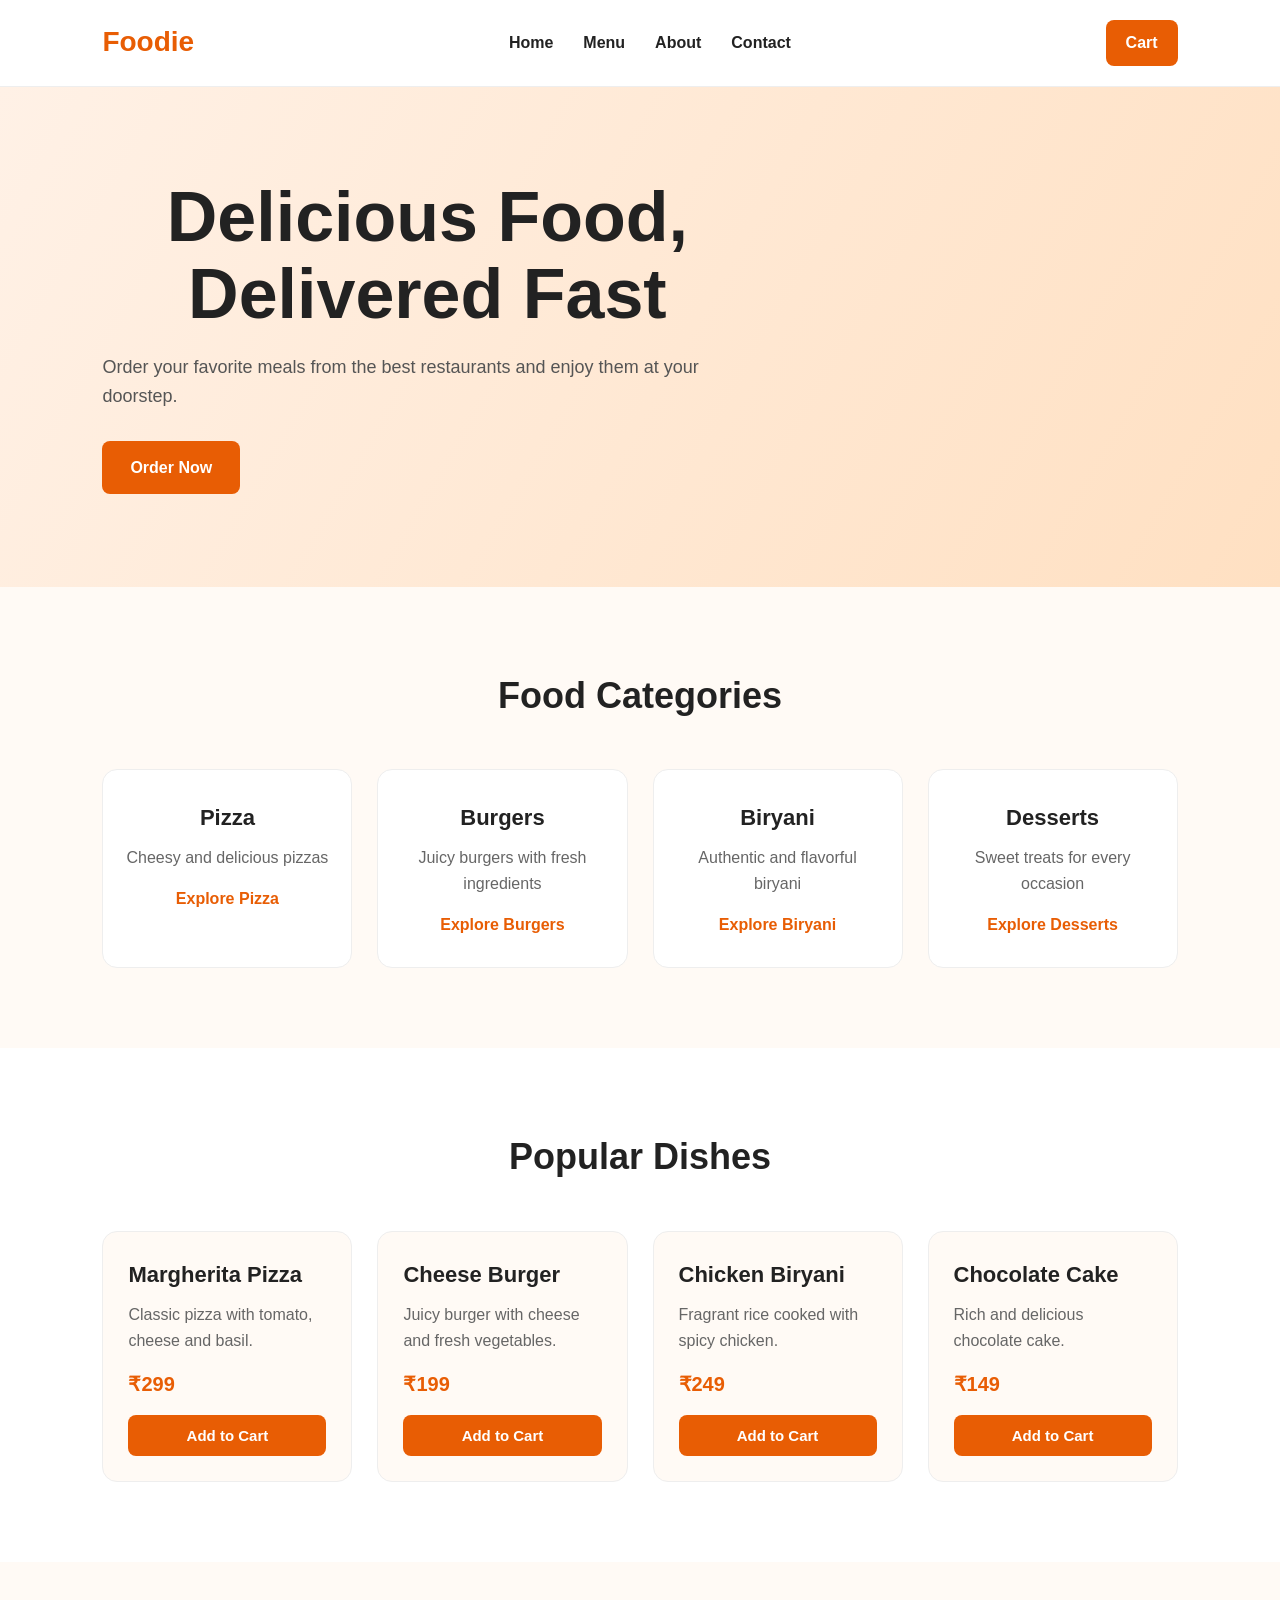
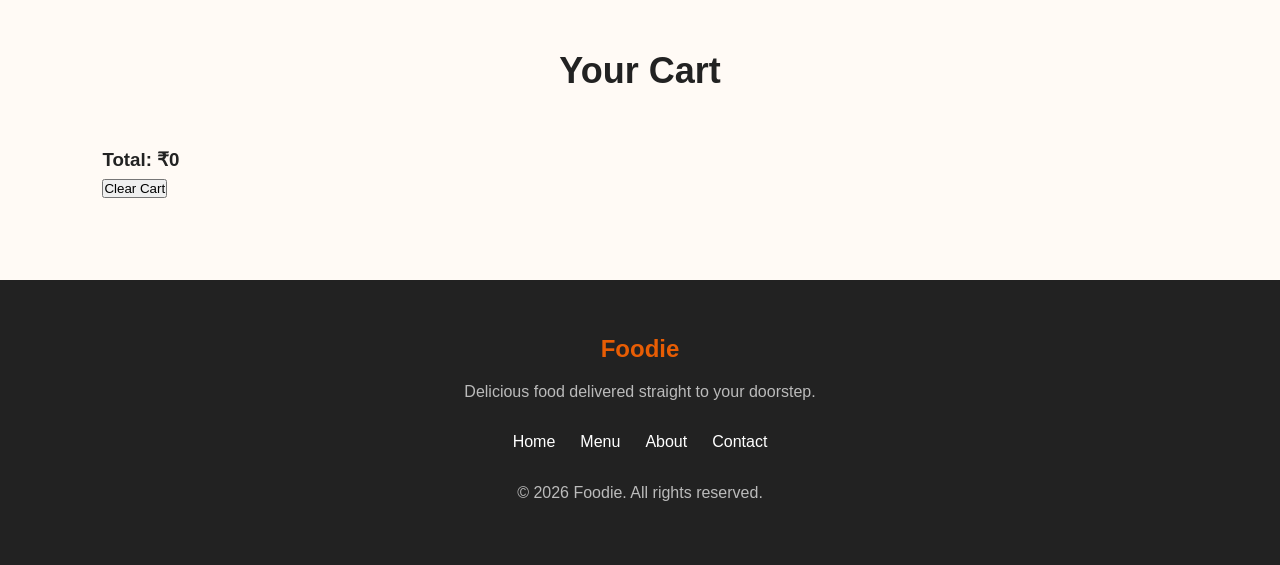
<file: Food Project/index.html>
<!DOCTYPE html>
<html lang="en">

<head>
    <meta charset="UTF-8">
    <meta name="viewport" content="width=device-width, initial-scale=1.0">

    <title>Foodie - Food Ordering</title>

    <link rel="stylesheet" href="style.css">
</head>

<body>

    <!-- =========================
         NAVBAR
    ========================== -->
    
    <header>

        <nav>

            <h1>Foodie</h1>

            <ul>
                <li>
                    <a href="#">Home</a>
                </li>

                <li>
                    <a href="#">Menu</a>
                </li>

                <li>
                    <a href="#">About</a>
                </li>

                <li>
                    <a href="#">Contact</a>
                </li>
            </ul>

            <a href="#">Cart</a>

        </nav>

    </header>


    <!-- =========================
         MAIN
    ========================== -->

    <main>


        <!-- =========================
             HERO SECTION
        ========================== -->

        <section>

            <h2>
                Delicious Food, Delivered Fast
            </h2>

            <p>
                Order your favorite meals from the best restaurants
                and enjoy them at your doorstep.
            </p>

            <a href="#">
                Order Now
            </a>

        </section>


        <!-- =========================
             FOOD CATEGORIES
        ========================== -->

        <section>

            <h2>
                Food Categories
            </h2>

            <div>

                <article>

                    <h3>
                        Pizza
                    </h3>

                    <p>
                        Cheesy and delicious pizzas
                    </p>

                    <a href="#">
                        Explore Pizza
                    </a>

                </article>


                <article>

                    <h3>
                        Burgers
                    </h3>

                    <p>
                        Juicy burgers with fresh ingredients
                    </p>

                    <a href="#">
                        Explore Burgers
                    </a>

                </article>


                <article>

                    <h3>
                        Biryani
                    </h3>

                    <p>
                        Authentic and flavorful biryani
                    </p>

                    <a href="#">
                        Explore Biryani
                    </a>

                </article>


                <article>

                    <h3>
                        Desserts
                    </h3>

                    <p>
                        Sweet treats for every occasion
                    </p>

                    <a href="#">
                        Explore Desserts
                    </a>

                </article>

            </div>

        </section>


        <!-- =========================
             POPULAR DISHES
        ========================== -->

        <section>

            <h2>
                Popular Dishes
            </h2>

            <div>


                <!-- Pizza -->

                <article data-id="1">

                    <h3>
                        Margherita Pizza
                    </h3>

                    <p>
                        Classic pizza with tomato, cheese and basil.
                    </p>

                    <p>
                        ₹299
                    </p>

                    <button class="add-to-cart">
                        Add to Cart
                    </button>

                </article>


                <!-- Burger -->

                <article data-id="2">

                    <h3>
                        Cheese Burger
                    </h3>

                    <p>
                        Juicy burger with cheese and fresh vegetables.
                    </p>

                    <p>
                        ₹199
                    </p>

                    <button class="add-to-cart">
                        Add to Cart
                    </button>

                </article>


                <!-- Biryani -->

                <article data-id="3">

                    <h3>
                        Chicken Biryani
                    </h3>

                    <p>
                        Fragrant rice cooked with spicy chicken.
                    </p>

                    <p>
                        ₹249
                    </p>

                    <button class="add-to-cart">
                        Add to Cart
                    </button>

                </article>


                <!-- Cake -->

                <article data-id="4">

                    <h3>
                        Chocolate Cake
                    </h3>

                    <p>
                        Rich and delicious chocolate cake.
                    </p>

                    <p>
                        ₹149
                    </p>

                    <button class="add-to-cart">
                        Add to Cart
                    </button>

                </article>


            </div>

        </section>


        <!-- =========================
             CART
        ========================== -->

        <section>

            <h2>
                Your Cart
            </h2>

            <div id="cart-items">
            </div>

            <h3>
                Total: ₹<span id="cart-total">0</span>
            </h3>

            <button id="clear-cart">
                Clear Cart
            </button>

        </section>


    </main>


    <!-- =========================
         FOOTER
    ========================== -->

    <footer>

        <h2>
            Foodie
        </h2>

        <p>
            Delicious food delivered straight to your doorstep.
        </p>


        <nav>

            <a href="#">
                Home
            </a>

            <a href="#">
                Menu
            </a>

            <a href="#">
                About
            </a>

            <a href="#">
                Contact
            </a>

        </nav>


        <p>
            &copy; 2026 Foodie. All rights reserved.
        </p>

    </footer>


    <!-- JavaScript -->

    <script src="script.js"></script>

</body>

</html>
</file>
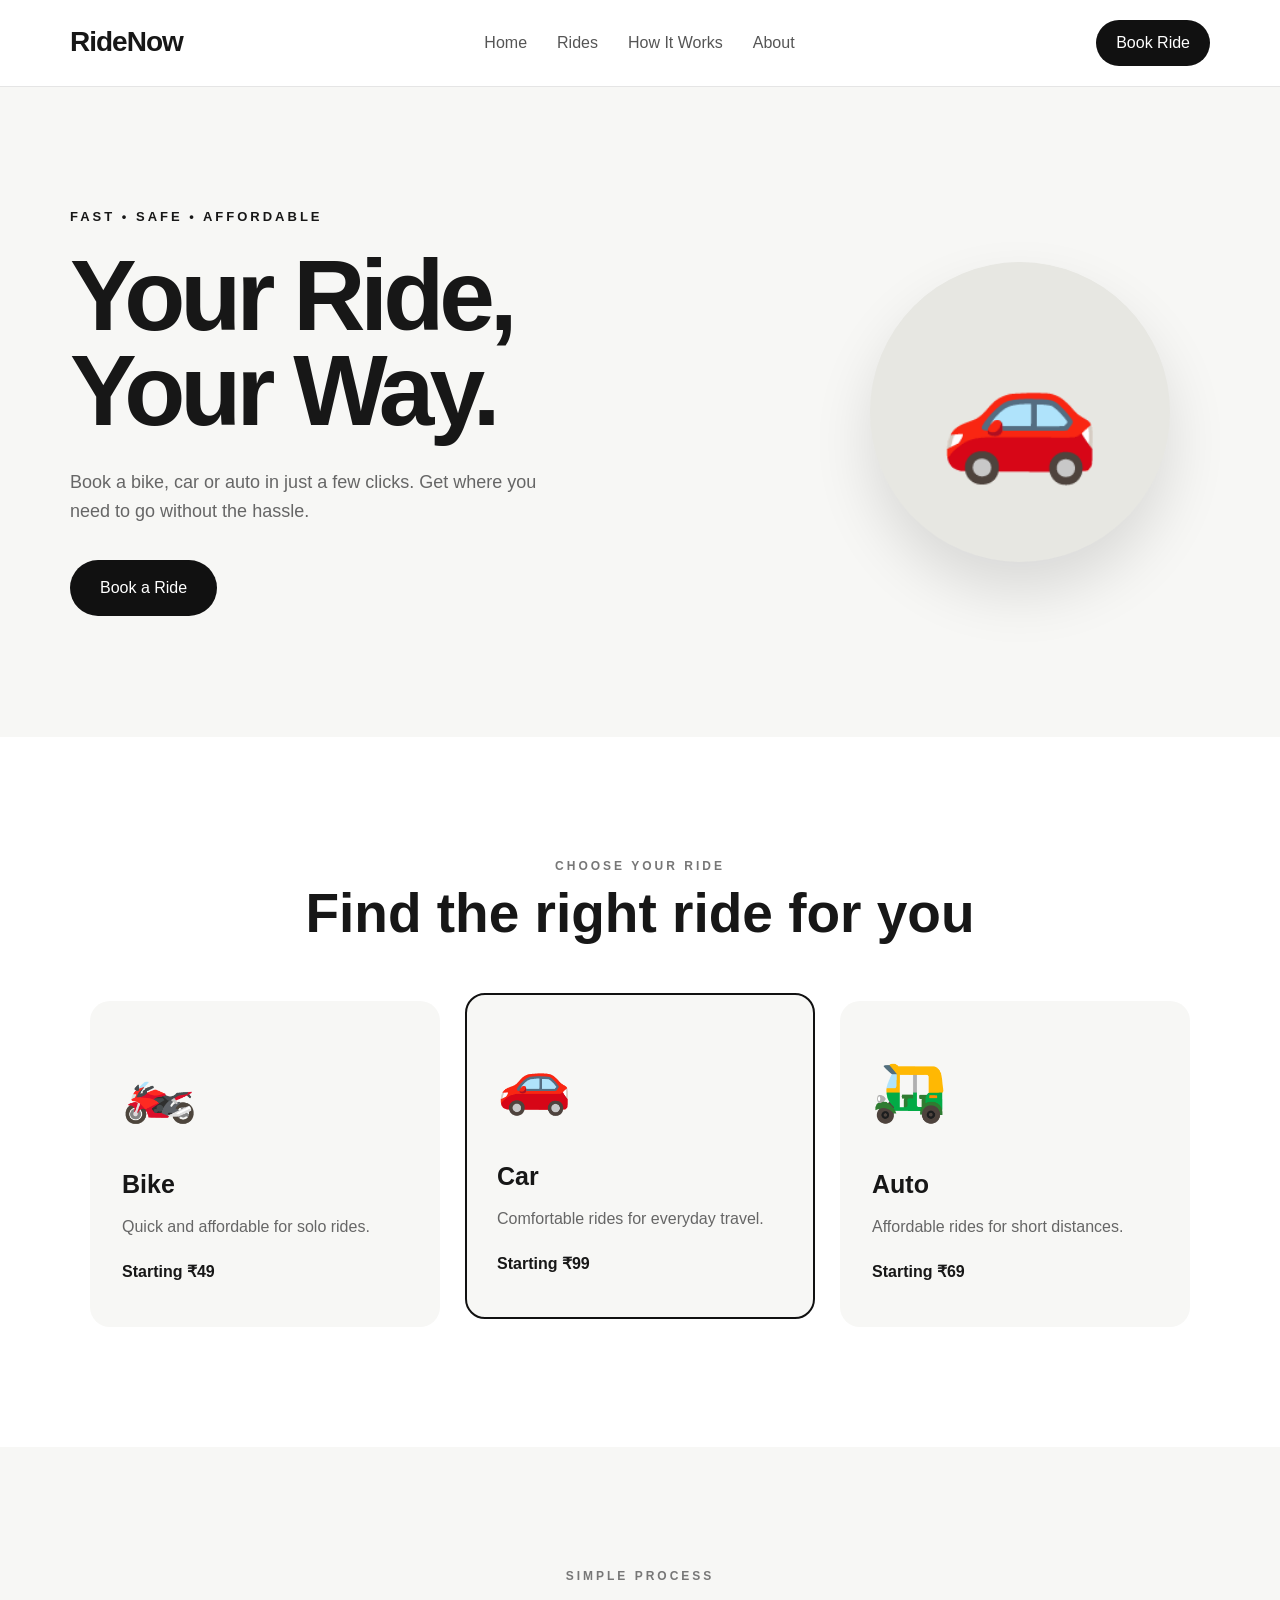
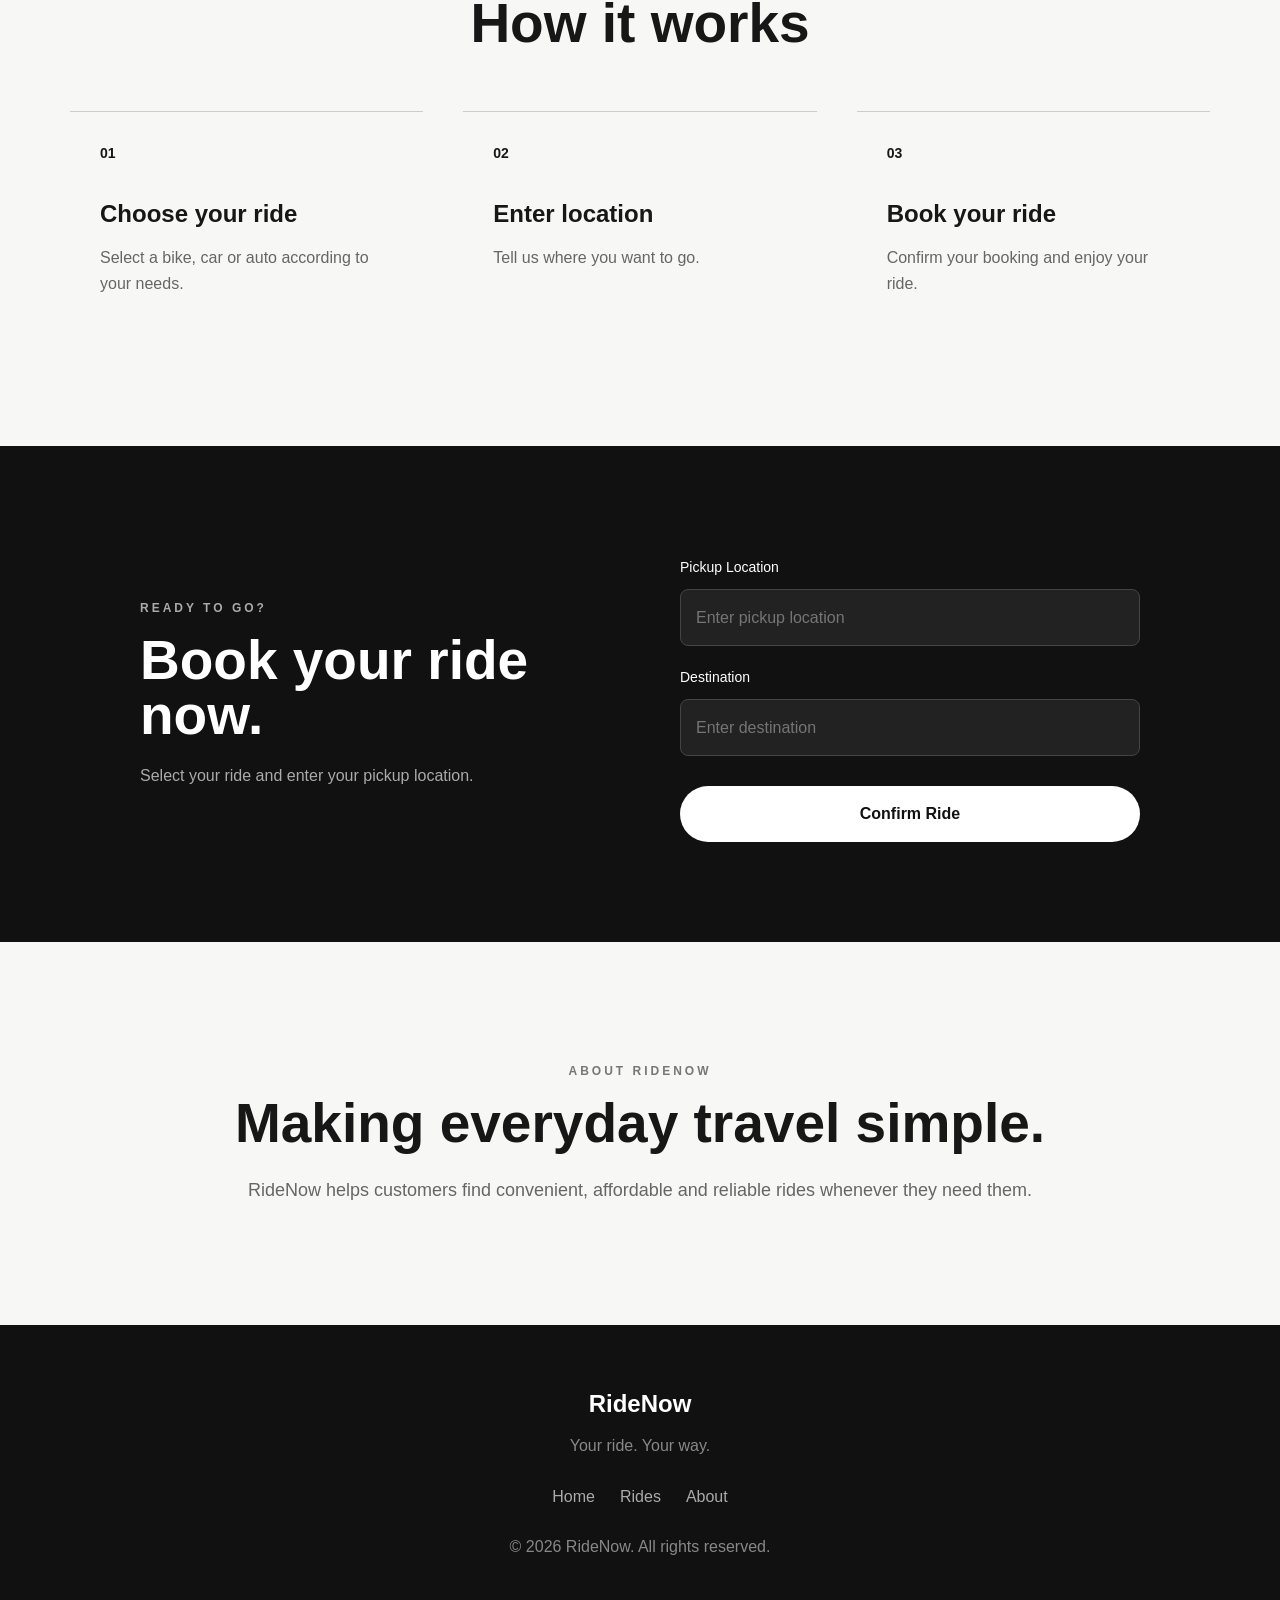
<file: Ride Project/index.html>
<!DOCTYPE html>
<html lang="en">

<head>
    <meta charset="UTF-8">
    <meta name="viewport" content="width=device-width, initial-scale=1.0">

    <title>RideNow - Book Your Ride</title>

    <link rel="stylesheet" href="style.css">
</head>

<body>

    <!-- ================= NAVBAR ================= -->

    <header>

        <nav>

            <h1>RideNow</h1>

            <ul>
                <li><a href="#home">Home</a></li>
                <li><a href="#rides">Rides</a></li>
                <li><a href="#how-it-works">How It Works</a></li>
                <li><a href="#about">About</a></li>
            </ul>

            <a href="#booking" class="nav-btn">
                Book Ride
            </a>

        </nav>

    </header>


    <!-- ================= HERO ================= -->

    <main>

        <section class="hero" id="home">

            <div class="hero-content">

                <p class="small-heading">
                    FAST • SAFE • AFFORDABLE
                </p>

                <h2>
                    Your Ride,<br>
                    Your Way.
                </h2>

                <p class="hero-text">
                    Book a bike, car or auto in just a few clicks.
                    Get where you need to go without the hassle.
                </p>

                <a href="#booking" class="hero-btn">
                    Book a Ride
                </a>

            </div>


            <div class="hero-vehicle">

                <div class="vehicle-circle">
                    🚗
                </div>

            </div>

        </section>


        <!-- ================= RIDES ================= -->

        <section class="rides" id="rides">

            <div class="section-heading">

                <p>
                    CHOOSE YOUR RIDE
                </p>

                <h2>
                    Find the right ride for you
                </h2>

            </div>


            <div class="ride-container">


                <article class="ride-card" data-ride="Bike">

                    <div class="ride-icon">
                        🏍️
                    </div>

                    <h3>
                        Bike
                    </h3>

                    <p>
                        Quick and affordable for solo rides.
                    </p>

                    <span>
                        Starting ₹49
                    </span>

                </article>


                <article class="ride-card active" data-ride="Car">

                    <div class="ride-icon">
                        🚗
                    </div>

                    <h3>
                        Car
                    </h3>

                    <p>
                        Comfortable rides for everyday travel.
                    </p>

                    <span>
                        Starting ₹99
                    </span>

                </article>


                <article class="ride-card" data-ride="Auto">

                    <div class="ride-icon">
                        🛺
                    </div>

                    <h3>
                        Auto
                    </h3>

                    <p>
                        Affordable rides for short distances.
                    </p>

                    <span>
                        Starting ₹69
                    </span>

                </article>


            </div>

        </section>


        <!-- ================= HOW IT WORKS ================= -->

        <section class="how-it-works" id="how-it-works">

            <div class="section-heading">

                <p>
                    SIMPLE PROCESS
                </p>

                <h2>
                    How it works
                </h2>

            </div>


            <div class="steps">

                <article>

                    <div class="step-number">
                        01
                    </div>

                    <h3>
                        Choose your ride
                    </h3>

                    <p>
                        Select a bike, car or auto according to your needs.
                    </p>

                </article>


                <article>

                    <div class="step-number">
                        02
                    </div>

                    <h3>
                        Enter location
                    </h3>

                    <p>
                        Tell us where you want to go.
                    </p>

                </article>


                <article>

                    <div class="step-number">
                        03
                    </div>

                    <h3>
                        Book your ride
                    </h3>

                    <p>
                        Confirm your booking and enjoy your ride.
                    </p>

                </article>

            </div>

        </section>


        <!-- ================= BOOKING ================= -->

        <section class="booking" id="booking">

            <div class="booking-box">

                <div>

                    <p>
                        READY TO GO?
                    </p>

                    <h2>
                        Book your ride now.
                    </h2>

                    <p>
                        Select your ride and enter your pickup location.
                    </p>

                </div>


                <form id="booking-form">

                    <label for="pickup">
                        Pickup Location
                    </label>

                    <input
                        type="text"
                        id="pickup"
                        placeholder="Enter pickup location"
                        required
                    >


                    <label for="destination">
                        Destination
                    </label>

                    <input
                        type="text"
                        id="destination"
                        placeholder="Enter destination"
                        required
                    >


                    <button type="submit">
                        Confirm Ride
                    </button>

                </form>

            </div>

        </section>


        <!-- ================= ABOUT ================= -->

        <section class="about" id="about">

            <div>

                <p>
                    ABOUT RIDENOW
                </p>

                <h2>
                    Making everyday travel simple.
                </h2>

                <p>
                    RideNow helps customers find convenient,
                    affordable and reliable rides whenever they
                    need them.
                </p>

            </div>

        </section>

    </main>


    <!-- ================= FOOTER ================= -->

    <footer>

        <h2>
            RideNow
        </h2>

        <p>
            Your ride. Your way.
        </p>

        <nav>

            <a href="#home">Home</a>
            <a href="#rides">Rides</a>
            <a href="#about">About</a>

        </nav>

        <p>
            &copy; 2026 RideNow. All rights reserved.
        </p>

    </footer>


    <script src="script.js"></script>

</body>

</html>
</file>
<file: Food Project/style.css>
/* =========================
   RESET
========================= */

* {
    margin: 0;
    padding: 0;
    box-sizing: border-box;
}

html {
    scroll-behavior: smooth;
}

body {
    font-family: Arial, Helvetica, sans-serif;
    background-color: #fffaf5;
    color: #222;
    line-height: 1.6;
}

a {
    text-decoration: none;
    color: inherit;
}


/* =========================
   NAVBAR
========================= */

header {
    background-color: #ffffff;
    padding: 20px 8%;
    border-bottom: 1px solid #eee;
}

header nav {
    display: flex;
    align-items: center;
    justify-content: space-between;
    gap: 30px;
}

header h1 {
    font-size: 28px;
    color: #e85d04;
}

header ul {
    display: flex;
    gap: 30px;
    list-style: none;
}

header ul a {
    font-weight: 600;
    transition: color 0.3s;
}

header ul a:hover {
    color: #e85d04;
}

header nav > a {
    background-color: #e85d04;
    color: white;
    padding: 10px 20px;
    border-radius: 8px;
    font-weight: 600;
}


/* =========================
   HERO
========================= */

main > section:first-child {
    min-height: 500px;
    padding: 80px 8%;
    display: flex;
    flex-direction: column;
    justify-content: center;
    align-items: flex-start;

    background: linear-gradient(
        120deg,
        #fff1e6,
        #ffe0c2
    );
}

main > section:first-child h2 {
    max-width: 650px;
    font-size: clamp(40px, 6vw, 70px);
    line-height: 1.1;
    margin-bottom: 20px;
}

main > section:first-child p {
    max-width: 600px;
    font-size: 18px;
    margin-bottom: 30px;
    color: #555;
}

main > section:first-child a {
    background-color: #e85d04;
    color: white;
    padding: 14px 28px;
    border-radius: 8px;
    font-weight: bold;
    transition: transform 0.3s, background-color 0.3s;
}

main > section:first-child a:hover {
    background-color: #c94d00;
    transform: translateY(-3px);
}


/* =========================
   COMMON SECTION
========================= */

main > section:not(:first-child) {
    padding: 80px 8%;
}

main > section h2 {
    text-align: center;
    font-size: 36px;
    margin-bottom: 45px;
}


/* =========================
   FOOD CATEGORIES
========================= */

main > section:nth-child(2) > div {
    display: grid;
    grid-template-columns: repeat(4, 1fr);
    gap: 25px;
}

main > section:nth-child(2) article {
    background-color: white;
    padding: 30px 20px;
    text-align: center;
    border-radius: 15px;
    border: 1px solid #eee;
    transition: transform 0.3s, box-shadow 0.3s;
}

main > section:nth-child(2) article:hover {
    transform: translateY(-8px);
    box-shadow: 0 15px 30px rgba(0, 0, 0, 0.08);
}

main > section:nth-child(2) h3 {
    font-size: 22px;
    margin-bottom: 10px;
}

main > section:nth-child(2) p {
    color: #666;
    margin-bottom: 15px;
}

main > section:nth-child(2) a {
    color: #e85d04;
    font-weight: bold;
}


/* =========================
   POPULAR DISHES
========================= */

main > section:nth-child(3) {
    background-color: #ffffff;
}

main > section:nth-child(3) > div {
    display: grid;
    grid-template-columns: repeat(4, 1fr);
    gap: 25px;
}

main > section:nth-child(3) article {
    padding: 25px;
    border-radius: 15px;
    background-color: #fffaf5;
    border: 1px solid #eee;
    transition: transform 0.3s, box-shadow 0.3s;
}

main > section:nth-child(3) article:hover {
    transform: translateY(-5px);
    box-shadow: 0 15px 30px rgba(0, 0, 0, 0.08);
}

main > section:nth-child(3) h3 {
    font-size: 22px;
    margin-bottom: 10px;
}

main > section:nth-child(3) article p {
    color: #666;
}

main > section:nth-child(3) article p:nth-of-type(2) {
    color: #e85d04;
    font-size: 20px;
    font-weight: bold;
    margin: 15px 0;
}

main > section:nth-child(3) button {
    width: 100%;
    padding: 12px;
    border: none;
    border-radius: 8px;
    background-color: #e85d04;
    color: white;
    font-size: 15px;
    font-weight: bold;
    cursor: pointer;
    transition: background-color 0.3s;
}

main > section:nth-child(3) button:hover {
    background-color: #c94d00;
}


/* =========================
   FOOTER
========================= */

footer {
    background-color: #222;
    color: white;
    text-align: center;
    padding: 50px 8%;
}

footer h2 {
    color: #e85d04;
    margin-bottom: 10px;
}

footer p {
    color: #bbb;
    margin: 10px 0;
}

footer nav {
    display: flex;
    justify-content: center;
    gap: 25px;
    margin: 25px 0;
}

footer nav a:hover {
    color: #e85d04;
}


/* =========================
   RESPONSIVE DESIGN
========================= */

/* Tablets */

@media (max-width: 900px) {

    header {
        padding: 20px 5%;
    }

    main > section {
        padding-left: 5%;
        padding-right: 5%;
    }

    main > section:nth-child(2) > div,
    main > section:nth-child(3) > div {
        grid-template-columns: repeat(2, 1fr);
    }
}


/* Mobile */

@media (max-width: 600px) {

    header nav {
        flex-direction: column;
    }

    header ul {
        gap: 15px;
        flex-wrap: wrap;
        justify-content: center;
    }

    main > section:first-child {
        min-height: 450px;
        padding: 60px 5%;
    }

    main > section:first-child h2 {
        font-size: 42px;
    }

    main > section:not(:first-child) {
        padding: 60px 5%;
    }

    main > section h2 {
        font-size: 30px;
    }

    main > section:nth-child(2) > div,
    main > section:nth-child(3) > div {
        grid-template-columns: 1fr;
    }

    footer nav {
        flex-direction: column;
        gap: 10px;
    }
}
</file>
<file: Ride Project/style.css>
/* =========================
   RESET
========================= */

* {
    margin: 0;
    padding: 0;
    box-sizing: border-box;
}

html {
    scroll-behavior: smooth;
}

body {
    font-family: Arial, Helvetica, sans-serif;
    background-color: #f7f7f5;
    color: #171717;
    line-height: 1.6;
}

a {
    text-decoration: none;
    color: inherit;
}

button,
input {
    font: inherit;
}


/* =========================
   NAVBAR
========================= */

header {
    position: sticky;
    top: 0;
    z-index: 100;
    background-color: rgba(255, 255, 255, 0.95);
    border-bottom: 1px solid #e5e5e5;
}

header nav {
    max-width: 1200px;
    margin: auto;
    padding: 20px 30px;

    display: flex;
    align-items: center;
    justify-content: space-between;
}

header h1 {
    font-size: 28px;
    letter-spacing: -1px;
}

header ul {
    display: flex;
    gap: 30px;
    list-style: none;
}

header ul a {
    color: #555;
    transition: color 0.3s ease;
}

header ul a:hover {
    color: #000;
}

.nav-btn {
    background-color: #111;
    color: white;

    padding: 10px 20px;
    border-radius: 30px;

    transition: transform 0.3s ease,
                background-color 0.3s ease;
}

.nav-btn:hover {
    background-color: #333;
    transform: translateY(-2px);
}


/* =========================
   HERO
========================= */

.hero {
    max-width: 1200px;
    min-height: 650px;

    margin: auto;
    padding: 80px 30px;

    display: flex;
    align-items: center;
    justify-content: space-between;

    overflow: hidden;
}

.hero-content {
    max-width: 600px;

    animation: heroText 1s ease forwards;
}

.small-heading {
    font-size: 13px;
    font-weight: bold;
    letter-spacing: 3px;
    margin-bottom: 20px;
}

.hero h2 {
    font-size: clamp(55px, 8vw, 100px);
    line-height: 0.95;
    letter-spacing: -5px;
    margin-bottom: 30px;
}

.hero-text {
    max-width: 500px;
    color: #666;
    font-size: 18px;
    margin-bottom: 35px;
}

.hero-btn {
    display: inline-block;

    background-color: #111;
    color: white;

    padding: 15px 30px;
    border-radius: 30px;

    transition: transform 0.3s ease;
}

.hero-btn:hover {
    transform: translateY(-4px);
}


/* =========================
   HERO VEHICLE
========================= */

.hero-vehicle {
    width: 380px;
    height: 380px;

    display: flex;
    align-items: center;
    justify-content: center;

    animation: vehicleFloat 3s ease-in-out infinite;
}

.vehicle-circle {
    width: 300px;
    height: 300px;

    border-radius: 50%;

    background-color: #e7e7e2;

    display: flex;
    align-items: center;
    justify-content: center;

    font-size: 130px;

    box-shadow: 0 30px 60px rgba(0, 0, 0, 0.12);
}


/* =========================
   SECTION HEADING
========================= */

.section-heading {
    text-align: center;
    margin-bottom: 60px;
}

.section-heading p {
    font-size: 12px;
    font-weight: bold;
    letter-spacing: 3px;
    margin-bottom: 10px;
    color: #777;
}

.section-heading h2 {
    font-size: clamp(35px, 5vw, 55px);
    line-height: 1;
}


/* =========================
   RIDES
========================= */

.rides {
    padding: 120px 30px;
    background-color: white;
}

.ride-container {
    max-width: 1100px;
    margin: auto;

    display: grid;
    grid-template-columns: repeat(3, 1fr);
    gap: 25px;
}

.ride-card {
    padding: 40px 30px;

    background-color: #f7f7f5;

    border: 2px solid transparent;
    border-radius: 20px;

    cursor: pointer;

    transition:
        transform 0.4s ease,
        border-color 0.4s ease,
        box-shadow 0.4s ease;
}

.ride-card:hover {
    transform: translateY(-10px);
    box-shadow: 0 20px 40px rgba(0, 0, 0, 0.08);
}

.ride-card.active {
    border-color: #111;
    transform: translateY(-8px);
}

.ride-icon {
    font-size: 60px;
    margin-bottom: 25px;

    transition: transform 0.4s ease;
}

.ride-card:hover .ride-icon {
    transform: scale(1.15) rotate(-5deg);
}

.ride-card h3 {
    font-size: 25px;
    margin-bottom: 10px;
}

.ride-card p {
    color: #666;
    margin-bottom: 20px;
}

.ride-card span {
    font-weight: bold;
}


/* =========================
   HOW IT WORKS
========================= */

.how-it-works {
    max-width: 1200px;
    margin: auto;
    padding: 120px 30px;
}

.steps {
    display: grid;
    grid-template-columns: repeat(3, 1fr);
    gap: 40px;
}

.steps article {
    padding: 30px;
    border-top: 1px solid #ccc;

    transition: transform 0.4s ease;
}

.steps article:hover {
    transform: translateY(-8px);
}

.step-number {
    font-size: 14px;
    font-weight: bold;
    margin-bottom: 30px;
}

.steps h3 {
    font-size: 24px;
    margin-bottom: 12px;
}

.steps p {
    color: #666;
}


/* =========================
   BOOKING
========================= */

.booking {
    padding: 100px 30px;
    background-color: #111;
    color: white;
}

.booking-box {
    max-width: 1000px;
    margin: auto;

    display: grid;
    grid-template-columns: 1fr 1fr;
    gap: 80px;

    align-items: center;
}

.booking-box > div > p:first-child {
    font-size: 12px;
    letter-spacing: 3px;
    font-weight: bold;
    color: #aaa;
    margin-bottom: 15px;
}

.booking-box h2 {
    font-size: 55px;
    line-height: 1;
    margin-bottom: 20px;
}

.booking-box > div > p:last-child {
    color: #aaa;
}

#booking-form {
    display: flex;
    flex-direction: column;
    gap: 10px;
}

#booking-form label {
    margin-top: 10px;
    font-size: 14px;
}

#booking-form input {
    padding: 15px;

    border: 1px solid #444;
    border-radius: 8px;

    background-color: #222;
    color: white;

    outline: none;
}

#booking-form input:focus {
    border-color: white;
}

#booking-form button {
    margin-top: 20px;

    padding: 15px;

    border: none;
    border-radius: 30px;

    background-color: white;
    color: #111;

    font-weight: bold;
    cursor: pointer;

    transition: transform 0.3s ease;
}

#booking-form button:hover {
    transform: translateY(-3px);
}


/* =========================
   ABOUT
========================= */

.about {
    max-width: 900px;
    margin: auto;

    padding: 120px 30px;

    text-align: center;
}

.about > div > p:first-child {
    font-size: 12px;
    font-weight: bold;
    letter-spacing: 3px;
    color: #777;
    margin-bottom: 15px;
}

.about h2 {
    font-size: 55px;
    line-height: 1;
    margin-bottom: 25px;
}

.about > div > p:last-child {
    color: #666;
    font-size: 18px;
}


/* =========================
   FOOTER
========================= */

footer {
    background-color: #111;
    color: white;

    text-align: center;

    padding: 60px 30px;
}

footer h2 {
    margin-bottom: 10px;
}

footer > p {
    color: #888;
}

footer nav {
    margin: 25px 0;

    display: flex;
    justify-content: center;
    gap: 25px;
}

footer nav a {
    color: #aaa;
}

footer nav a:hover {
    color: white;
}


/* =========================
   ANIMATIONS
========================= */

@keyframes heroText {

    from {
        opacity: 0;
        transform: translateY(40px);
    }

    to {
        opacity: 1;
        transform: translateY(0);
    }

}


@keyframes vehicleFloat {

    0% {
        transform: translateY(0);
    }

    50% {
        transform: translateY(-15px);
    }

    100% {
        transform: translateY(0);
    }

}


/* =========================
   RESPONSIVE
========================= */

@media (max-width: 800px) {

    header ul {
        display: none;
    }

    .hero {
        flex-direction: column;
        text-align: center;
        gap: 60px;
    }

    .hero-content {
        display: flex;
        flex-direction: column;
        align-items: center;
    }

    .hero h2 {
        letter-spacing: -3px;
    }

    .hero-vehicle {
        width: 280px;
        height: 280px;
    }

    .vehicle-circle {
        width: 230px;
        height: 230px;
        font-size: 90px;
    }

    .ride-container,
    .steps {
        grid-template-columns: 1fr;
    }

    .booking-box {
        grid-template-columns: 1fr;
        gap: 50px;
    }

    .booking-box h2 {
        font-size: 45px;
    }

    .about h2 {
        font-size: 45px;
    }

}


@media (max-width: 500px) {

    header nav {
        padding: 15px 20px;
    }

    .nav-btn {
        padding: 8px 15px;
        font-size: 14px;
    }

    .hero {
        padding: 70px 20px;
    }

    .hero h2 {
        font-size: 55px;
    }

    .rides,
    .how-it-works,
    .about {
        padding: 80px 20px;
    }

}
</file>
